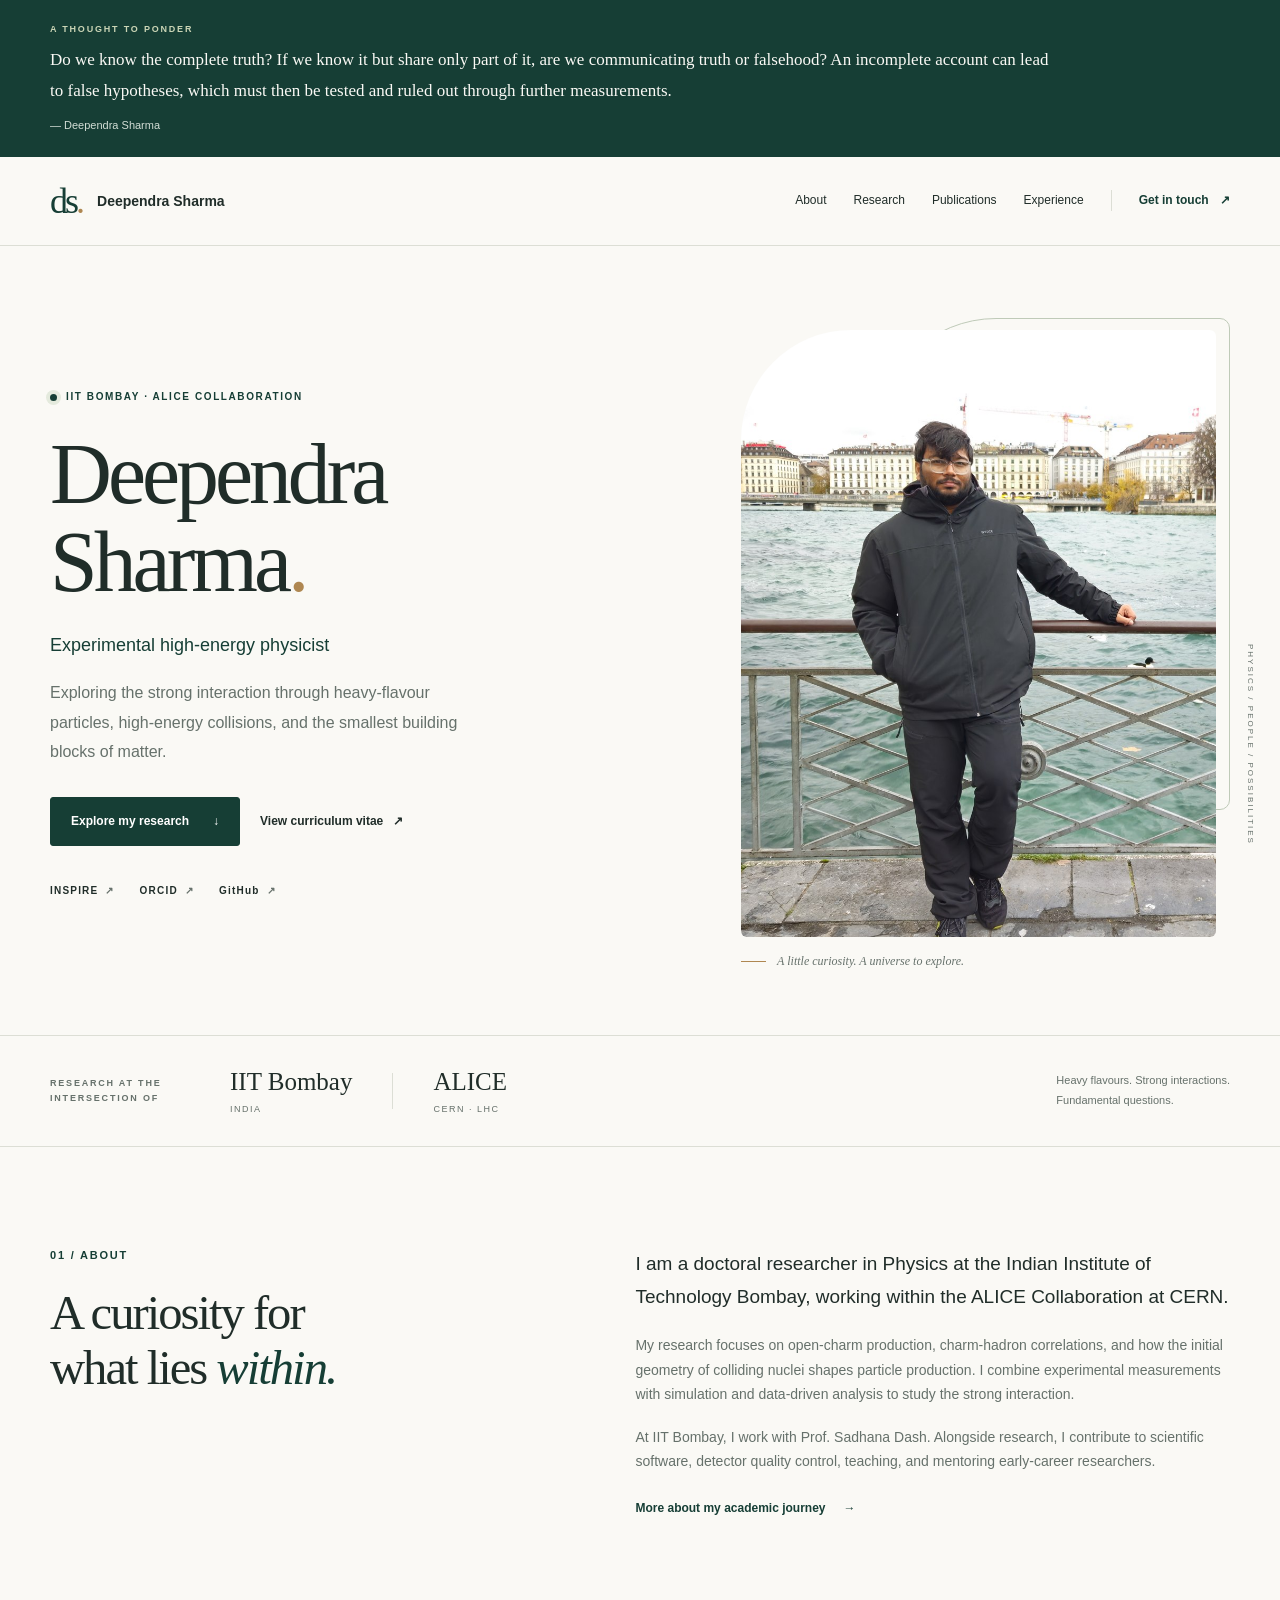
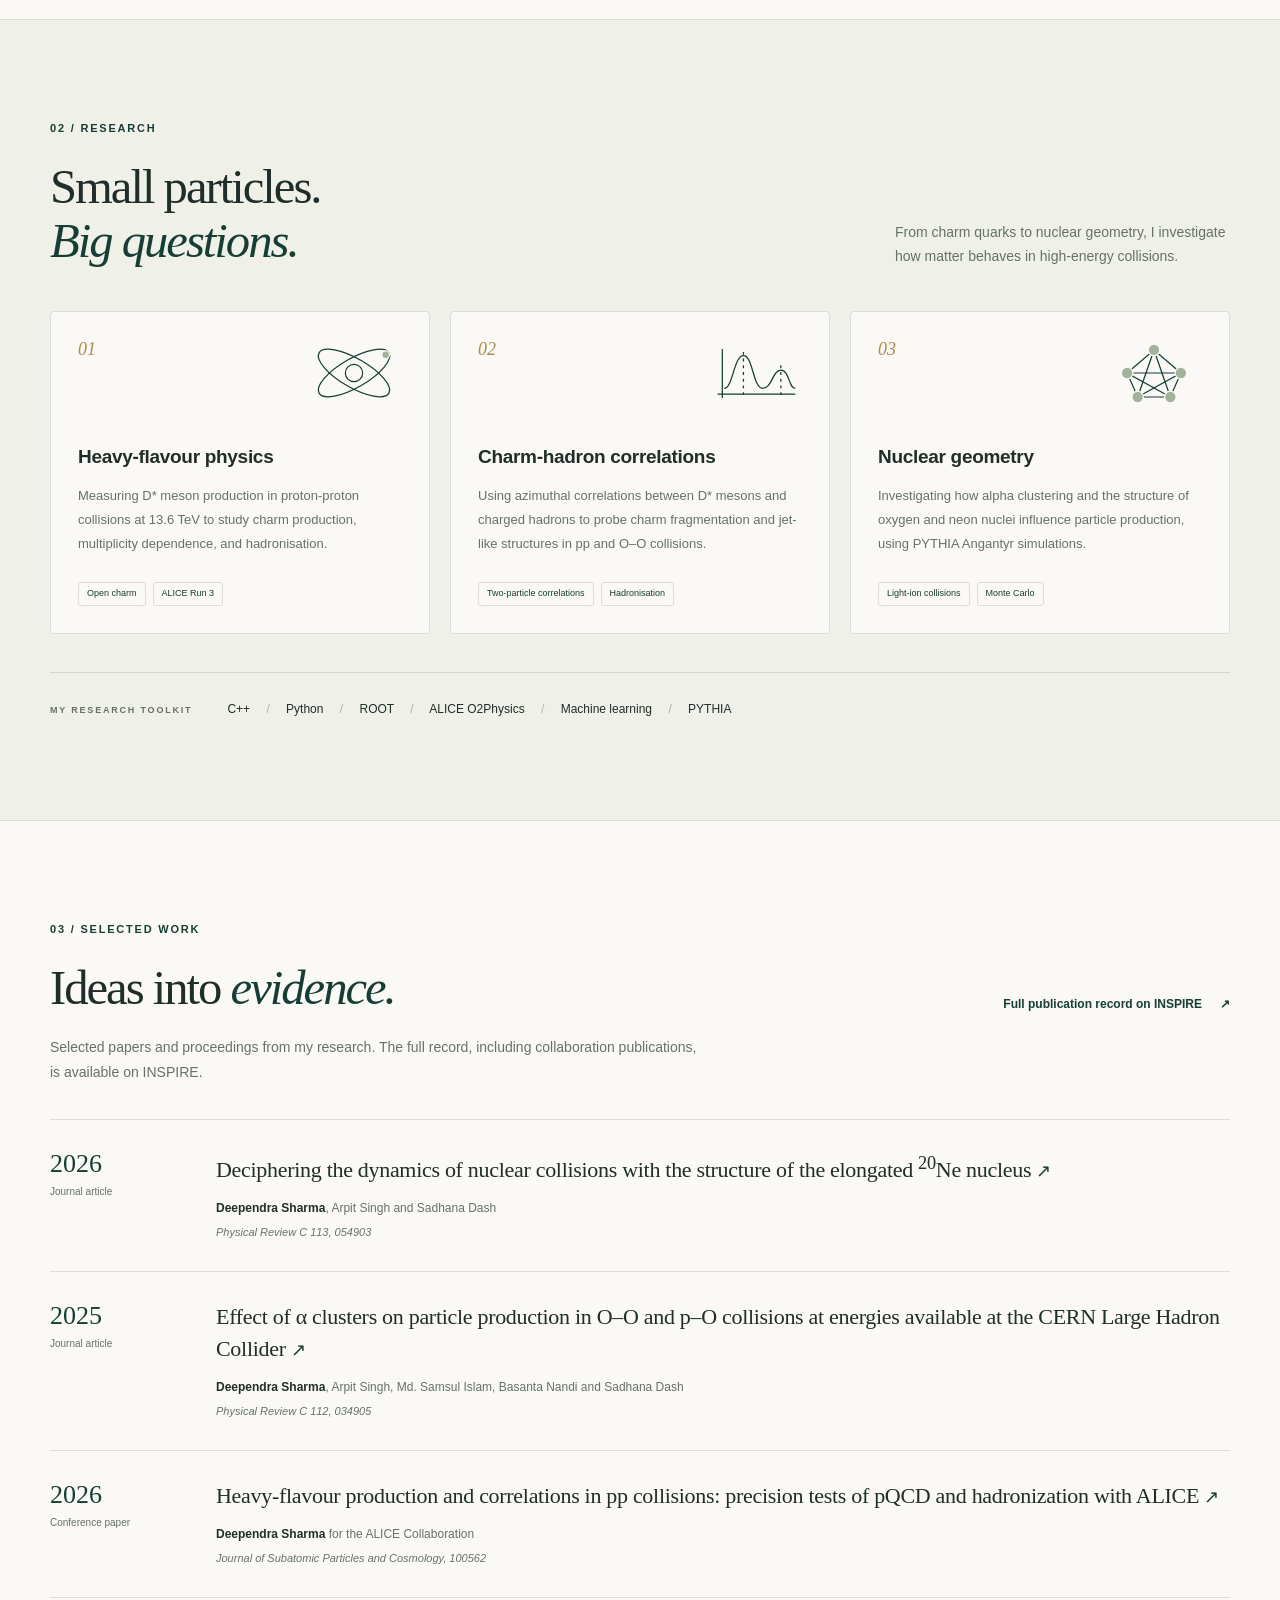
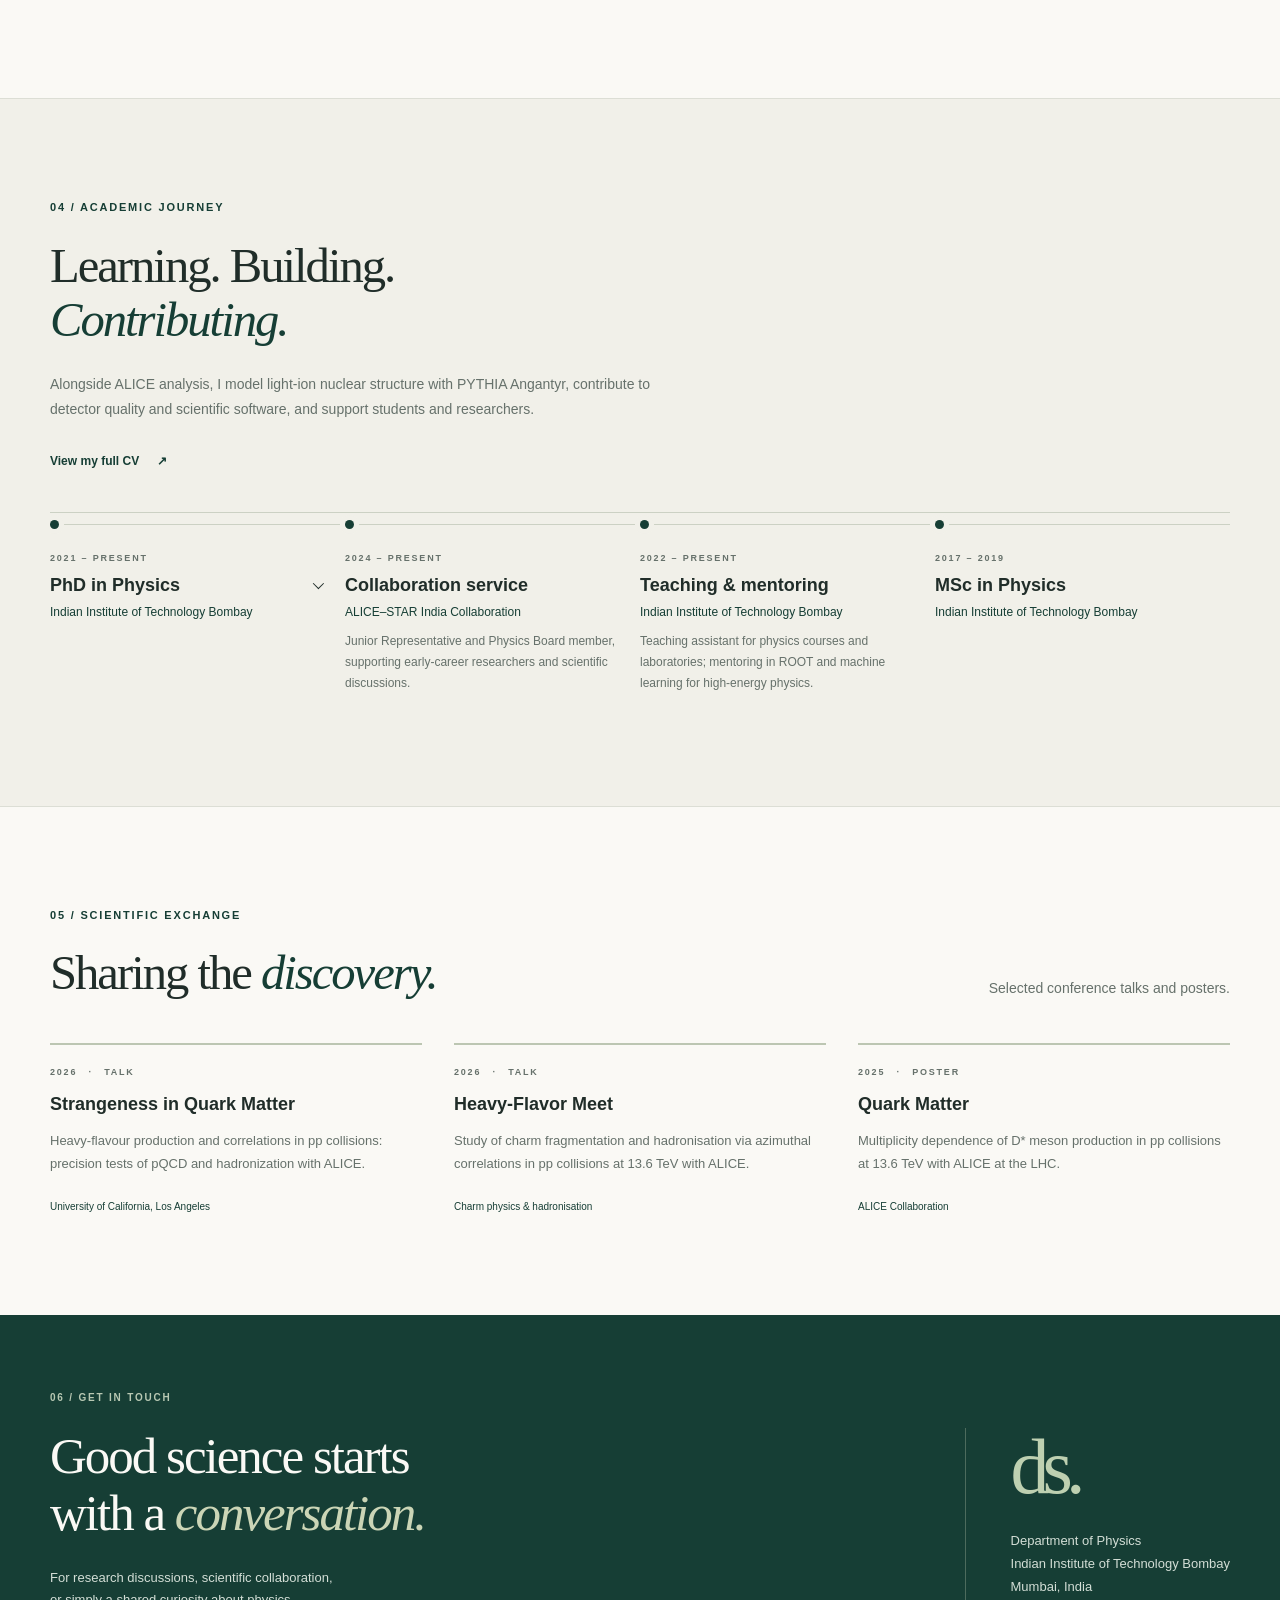
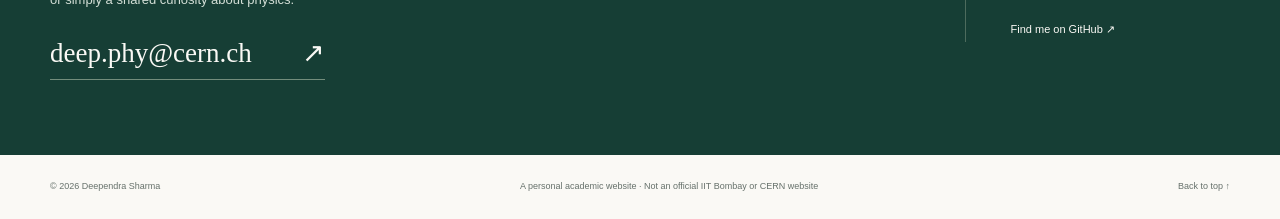
<file: index.html>
<!doctype html>
<html lang="en">
<head>
  <meta charset="utf-8">
  <meta name="viewport" content="width=device-width, initial-scale=1">
  <meta name="description" content="Deependra Sharma, doctoral researcher at IIT Bombay and ALICE collaborator. Research in heavy-flavour physics, charm-hadron correlations, and light-ion collisions.">
  <meta name="theme-color" content="#163e35">
  <title>Deependra Sharma | High-Energy Physicist</title>
  <link rel="icon" href="assets/favicon.svg" type="image/svg+xml">
  <link rel="stylesheet" href="styles.css">
  <script src="script.js" defer></script>
</head>
<body>
  <a class="skip-link" href="#main">Skip to content</a>
  <aside class="message-banner" aria-labelledby="message-label">
    <div class="container message-inner">
      <p class="eyebrow" id="message-label">A thought to ponder</p>
      <blockquote class="message-quote" lang="en">
        <p>Do we know the complete truth? If we know it but share only part of it, are we communicating truth or falsehood? An incomplete account can lead to false hypotheses, which must then be tested and ruled out through further measurements.</p>
      </blockquote>
      <p class="message-author">&mdash; Deependra Sharma</p>
    </div>
  </aside>
  <header class="site-header">
    <div class="container header-inner">
      <a class="brand" href="#home" aria-label="Deependra Sharma, home"><span class="monogram">ds<span>.</span></span><span>Deependra Sharma</span></a>
      <button class="menu-toggle" type="button" aria-expanded="false" aria-controls="primary-nav" hidden>Menu <span aria-hidden="true">+</span></button>
      <nav id="primary-nav" aria-label="Main navigation">
        <a href="#about">About</a><a href="#research">Research</a><a href="#publications">Publications</a><a href="#experience">Experience</a><a class="nav-contact" href="#contact">Get in touch <span aria-hidden="true">&nearr;</span></a>
      </nav>
    </div>
  </header>

  <main id="main">
    <section class="hero container" id="home" aria-labelledby="hero-title">
      <div class="hero-copy">
        <p class="eyebrow"><span class="status-dot" aria-hidden="true"></span> IIT Bombay &middot; ALICE Collaboration</p>
        <h1 id="hero-title">Deependra<br>Sharma<span class="accent">.</span></h1>
        <p class="hero-role">Experimental high-energy physicist</p>
        <p class="hero-description">Exploring the strong interaction through heavy-flavour particles, high-energy collisions, and the smallest building blocks of matter.</p>
        <div class="button-row"><a class="button button-primary" href="#research">Explore my research <span aria-hidden="true">&darr;</span></a><a class="button button-text" href="cv.html">View curriculum vitae <span aria-hidden="true">&nearr;</span></a></div>
        <div class="profile-links" aria-label="Research profiles">
          <a href="https://inspirehep.net/authors/2954611">INSPIRE <span aria-hidden="true">&nearr;</span></a>
          <a href="https://orcid.org/0009-0001-9105-0729">ORCID <span aria-hidden="true">&nearr;</span></a>
          <a href="https://github.com/deependra170598">GitHub <span aria-hidden="true">&nearr;</span></a>
        </div>
      </div>
      <figure class="hero-portrait">
        <div class="portrait-frame"><img src="assets/portrait.jpg" alt="Deependra Sharma standing beside the waterfront in Geneva" width="900" height="1150" fetchpriority="high"></div>
        <figcaption><span class="caption-line" aria-hidden="true"></span> A little curiosity. A universe to explore.</figcaption>
        <span class="portrait-label" aria-hidden="true">PHYSICS / PEOPLE / POSSIBILITIES</span>
      </figure>
    </section>

    <div class="affiliation-band">
      <div class="container affiliations"><span class="eyebrow">Research at the intersection of</span><a href="https://www.iitb.ac.in/">IIT Bombay <span>India</span></a><span class="band-divider" aria-hidden="true"></span><a href="https://alice-collaboration.web.cern.ch/">ALICE <span>CERN &middot; LHC</span></a><span class="band-note">Heavy flavours. Strong interactions.<br>Fundamental questions.</span></div>
    </div>

    <section class="section container about-grid" id="about" aria-labelledby="about-title">
      <div><p class="eyebrow section-kicker">01 / About</p><h2 id="about-title">A curiosity for<br>what lies <em>within.</em></h2></div>
      <div class="about-copy"><p class="lead">I am a doctoral researcher in Physics at the Indian Institute of Technology Bombay, working within the ALICE Collaboration at CERN.</p><p>My research focuses on open-charm production, charm-hadron correlations, and how the initial geometry of colliding nuclei shapes particle production. I combine experimental measurements with simulation and data-driven analysis to study the strong interaction.</p><p>At IIT Bombay, I work with Prof. Sadhana Dash. Alongside research, I contribute to scientific software, detector quality control, teaching, and mentoring early-career researchers.</p><a class="inline-link" href="cv.html">More about my academic journey <span aria-hidden="true">&rarr;</span></a></div>
    </section>

    <section class="research-section" id="research" aria-labelledby="research-title">
      <div class="container section">
        <div class="section-heading"><div><p class="eyebrow section-kicker">02 / Research</p><h2 id="research-title">Small particles.<br><em>Big questions.</em></h2></div><p>From charm quarks to nuclear geometry, I investigate how matter behaves in high-energy collisions.</p></div>
        <div class="research-grid">
          <article class="research-card">
            <div class="card-top"><span class="card-number">01</span><svg viewBox="0 0 100 68" fill="none" aria-hidden="true"><circle cx="50" cy="34" r="9"/><ellipse cx="50" cy="34" rx="42" ry="15" transform="rotate(-30 50 34)"/><ellipse cx="50" cy="34" rx="42" ry="15" transform="rotate(30 50 34)"/><circle cx="83" cy="15" r="4" class="svg-fill"/></svg></div>
            <h3>Heavy-flavour physics</h3><p>Measuring D* meson production in proton-proton collisions at 13.6 TeV to study charm production, multiplicity dependence, and hadronisation.</p><div class="tags"><span>Open charm</span><span>ALICE Run 3</span></div>
          </article>
          <article class="research-card">
            <div class="card-top"><span class="card-number">02</span><svg viewBox="0 0 100 68" fill="none" aria-hidden="true"><path d="M12 56H93M17 60V9M19 50C28 50 29 16 39 16S49 50 59 50 69 31 78 31 86 50 93 50"/><path d="M39 12V57M78 26V57" stroke-dasharray="3 4"/></svg></div>
            <h3>Charm-hadron correlations</h3><p>Using azimuthal correlations between D* mesons and charged hadrons to probe charm fragmentation and jet-like structures in pp and O&ndash;O collisions.</p><div class="tags"><span>Two-particle correlations</span><span>Hadronisation</span></div>
          </article>
          <article class="research-card">
            <div class="card-top"><span class="card-number">03</span><svg viewBox="0 0 100 68" fill="none" aria-hidden="true"><path d="m50 10 28 24-11 25H33L22 34Z"/><path d="m50 10 17 49-45-25h56L33 59Z"/><circle cx="50" cy="10" r="6" class="svg-fill"/><circle cx="22" cy="34" r="6" class="svg-fill"/><circle cx="78" cy="34" r="6" class="svg-fill"/><circle cx="33" cy="59" r="6" class="svg-fill"/><circle cx="67" cy="59" r="6" class="svg-fill"/></svg></div>
            <h3>Nuclear geometry</h3><p>Investigating how alpha clustering and the structure of oxygen and neon nuclei influence particle production, using PYTHIA Angantyr simulations.</p><div class="tags"><span>Light-ion collisions</span><span>Monte Carlo</span></div>
          </article>
        </div>
        <div class="toolkit"><span class="eyebrow">My research toolkit</span><p>C++ <span>/</span> Python <span>/</span> ROOT <span>/</span> ALICE O2Physics <span>/</span> Machine learning <span>/</span> PYTHIA</p></div>
      </div>
    </section>

    <section class="section container" id="publications" aria-labelledby="publications-title">
      <div class="section-heading"><div><p class="eyebrow section-kicker">03 / Selected work</p><h2 id="publications-title">Ideas into <em>evidence.</em></h2></div><a class="inline-link" href="https://inspirehep.net/authors/2954611?ui-citation-summary=true&amp;ui-exclude-self-citations=true">Full publication record on INSPIRE <span aria-hidden="true">&nearr;</span></a></div>
      <p class="section-intro">Selected papers and proceedings from my research. The full record, including collaboration publications, is available on INSPIRE.</p>
      <div class="publication-list">
        <article class="publication"><div class="publication-meta"><span class="publication-year">2026</span><span>Journal article</span></div><div><h3><a href="https://doi.org/10.1103/3fy2-1d7l">Deciphering the dynamics of nuclear collisions with the structure of the elongated <sup>20</sup>Ne nucleus <span aria-hidden="true">&nearr;</span></a></h3><p><strong>Deependra Sharma</strong>, Arpit Singh and Sadhana Dash</p><p class="journal">Physical Review C 113, 054903</p></div></article>
        <article class="publication"><div class="publication-meta"><span class="publication-year">2025</span><span>Journal article</span></div><div><h3><a href="https://doi.org/10.1103/l6mj-sgrn">Effect of &alpha; clusters on particle production in O&ndash;O and p&ndash;O collisions at energies available at the CERN Large Hadron Collider <span aria-hidden="true">&nearr;</span></a></h3><p><strong>Deependra Sharma</strong>, Arpit Singh, Md. Samsul Islam, Basanta Nandi and Sadhana Dash</p><p class="journal">Physical Review C 112, 034905</p></div></article>
        <article class="publication"><div class="publication-meta"><span class="publication-year">2026</span><span>Conference paper</span></div><div><h3><a href="https://doi.org/10.1016/j.jspc.2026.100562">Heavy-flavour production and correlations in pp collisions: precision tests of pQCD and hadronization with ALICE <span aria-hidden="true">&nearr;</span></a></h3><p><strong>Deependra Sharma</strong> for the ALICE Collaboration</p><p class="journal">Journal of Subatomic Particles and Cosmology, 100562</p></div></article>
      </div>
    </section>

    <section class="experience-section" id="experience" aria-labelledby="experience-title">
      <div class="container section experience-grid">
        <div><p class="eyebrow section-kicker">04 / Academic journey</p><h2 id="experience-title">Learning. Building.<br><em>Contributing.</em></h2><p class="section-intro">Alongside ALICE analysis, I model light-ion nuclear structure with PYTHIA Angantyr, contribute to detector quality and scientific software, and support students and researchers.</p><a class="inline-link" href="cv.html">View my full CV <span aria-hidden="true">&nearr;</span></a></div>
        <div class="timeline" role="region" aria-label="Academic journey timeline" tabindex="0">
          <details class="timeline-item phd-item" data-phd-dropdown>
            <summary class="phd-summary"><p class="eyebrow">2021 &ndash; Present</p><h3>PhD in Physics</h3><p class="institution">Indian Institute of Technology Bombay</p></summary>
            <div class="phd-details">
              <section><h4>Within ALICE</h4><p>Lead analyser for multiplicity-dependent D*<sup>+</sup> production and D*<sup>+</sup>-hadron correlations in pp collisions at &radic;s = 13.6 TeV; co-analyser for O&ndash;O correlations and p&ndash;O production at &radic;s<sub>NN</sub> = 5.36 TeV. <a href="https://alice-notes.web.cern.ch/node/1844">ANA-1844</a> &middot; <a href="https://alice-notes.web.cern.ch/node/1845">ANA-1845</a>.</p><p>Obtained ALICE-approved preliminary results for minimum-bias D*<sup>+</sup> production in pp collisions (<a href="https://alice-notes.web.cern.ch/node/1742">ANA-1742</a>). Developed O2Physics modules for identical-pion femtoscopy, D* reconstruction, and D*-hadron correlations; contributed to the ALICE Transition Radiation Detector Quality Control framework.</p></section>
              <section><h4>Outside ALICE</h4><p>Implemented tetrahedral and bipyramidal configurations of oxygen and neon nuclei in PYTHIA Angantyr to study how nuclear substructure shapes particle production. Related work: <a href="https://doi.org/10.1103/l6mj-sgrn">O&ndash;O and p&ndash;O collisions</a> and <a href="https://doi.org/10.1103/3fy2-1d7l">neon nuclear structure</a>.</p></section>
            </div>
          </details>
          <article class="timeline-item"><p class="eyebrow">2024 &ndash; Present</p><h3>Collaboration service</h3><p class="institution">ALICE&ndash;STAR India Collaboration</p><p>Junior Representative and Physics Board member, supporting early-career researchers and scientific discussions.</p></article>
          <article class="timeline-item"><p class="eyebrow">2022 &ndash; Present</p><h3>Teaching &amp; mentoring</h3><p class="institution">Indian Institute of Technology Bombay</p><p>Teaching assistant for physics courses and laboratories; mentoring in ROOT and machine learning for high-energy physics.</p></article>
          <article class="timeline-item"><p class="eyebrow">2017 &ndash; 2019</p><h3>MSc in Physics</h3><p class="institution">Indian Institute of Technology Bombay</p></article>
        </div>
      </div>
    </section>

    <section class="section container talks-section" aria-labelledby="talks-title">
      <div class="section-heading"><div><p class="eyebrow section-kicker">05 / Scientific exchange</p><h2 id="talks-title">Sharing the <em>discovery.</em></h2></div><p>Selected conference talks and posters.</p></div>
      <div class="talks-grid">
        <article class="talk-card"><p class="eyebrow">2026 <span>&middot;</span> Talk</p><h3>Strangeness in Quark Matter</h3><p>Heavy-flavour production and correlations in pp collisions: precision tests of pQCD and hadronization with ALICE.</p><span class="talk-location">University of California, Los Angeles</span></article>
        <article class="talk-card"><p class="eyebrow">2026 <span>&middot;</span> Talk</p><h3>Heavy-Flavor Meet</h3><p>Study of charm fragmentation and hadronisation via azimuthal correlations in pp collisions at 13.6 TeV with ALICE.</p><span class="talk-location">Charm physics &amp; hadronisation</span></article>
        <article class="talk-card"><p class="eyebrow">2025 <span>&middot;</span> Poster</p><h3>Quark Matter</h3><p>Multiplicity dependence of D* meson production in pp collisions at 13.6 TeV with ALICE at the LHC.</p><span class="talk-location">ALICE Collaboration</span></article>
      </div>
    </section>

    <section class="contact-section" id="contact" aria-labelledby="contact-title">
      <div class="container contact-inner"><div><p class="eyebrow">06 / Get in touch</p><h2 id="contact-title">Good science starts<br>with a <em>conversation.</em></h2><p>For research discussions, scientific collaboration,<br class="desktop-break"> or simply a shared curiosity about physics.</p><a class="contact-email" href="mailto:deep.phy@cern.ch">deep.phy@cern.ch <span aria-hidden="true">&nearr;</span></a></div><div class="contact-details"><span class="contact-mark" aria-hidden="true">ds.</span><p>Department of Physics<br>Indian Institute of Technology Bombay<br>Mumbai, India</p><a href="https://github.com/deependra170598">Find me on GitHub <span aria-hidden="true">&nearr;</span></a></div></div>
    </section>
  </main>
  <footer class="site-footer container"><p>&copy; <span data-year>2026</span> Deependra Sharma</p><p>A personal academic website &middot; Not an official IIT Bombay or CERN website</p><a href="#home">Back to top &uarr;</a></footer>
</body>
</html>
</file>
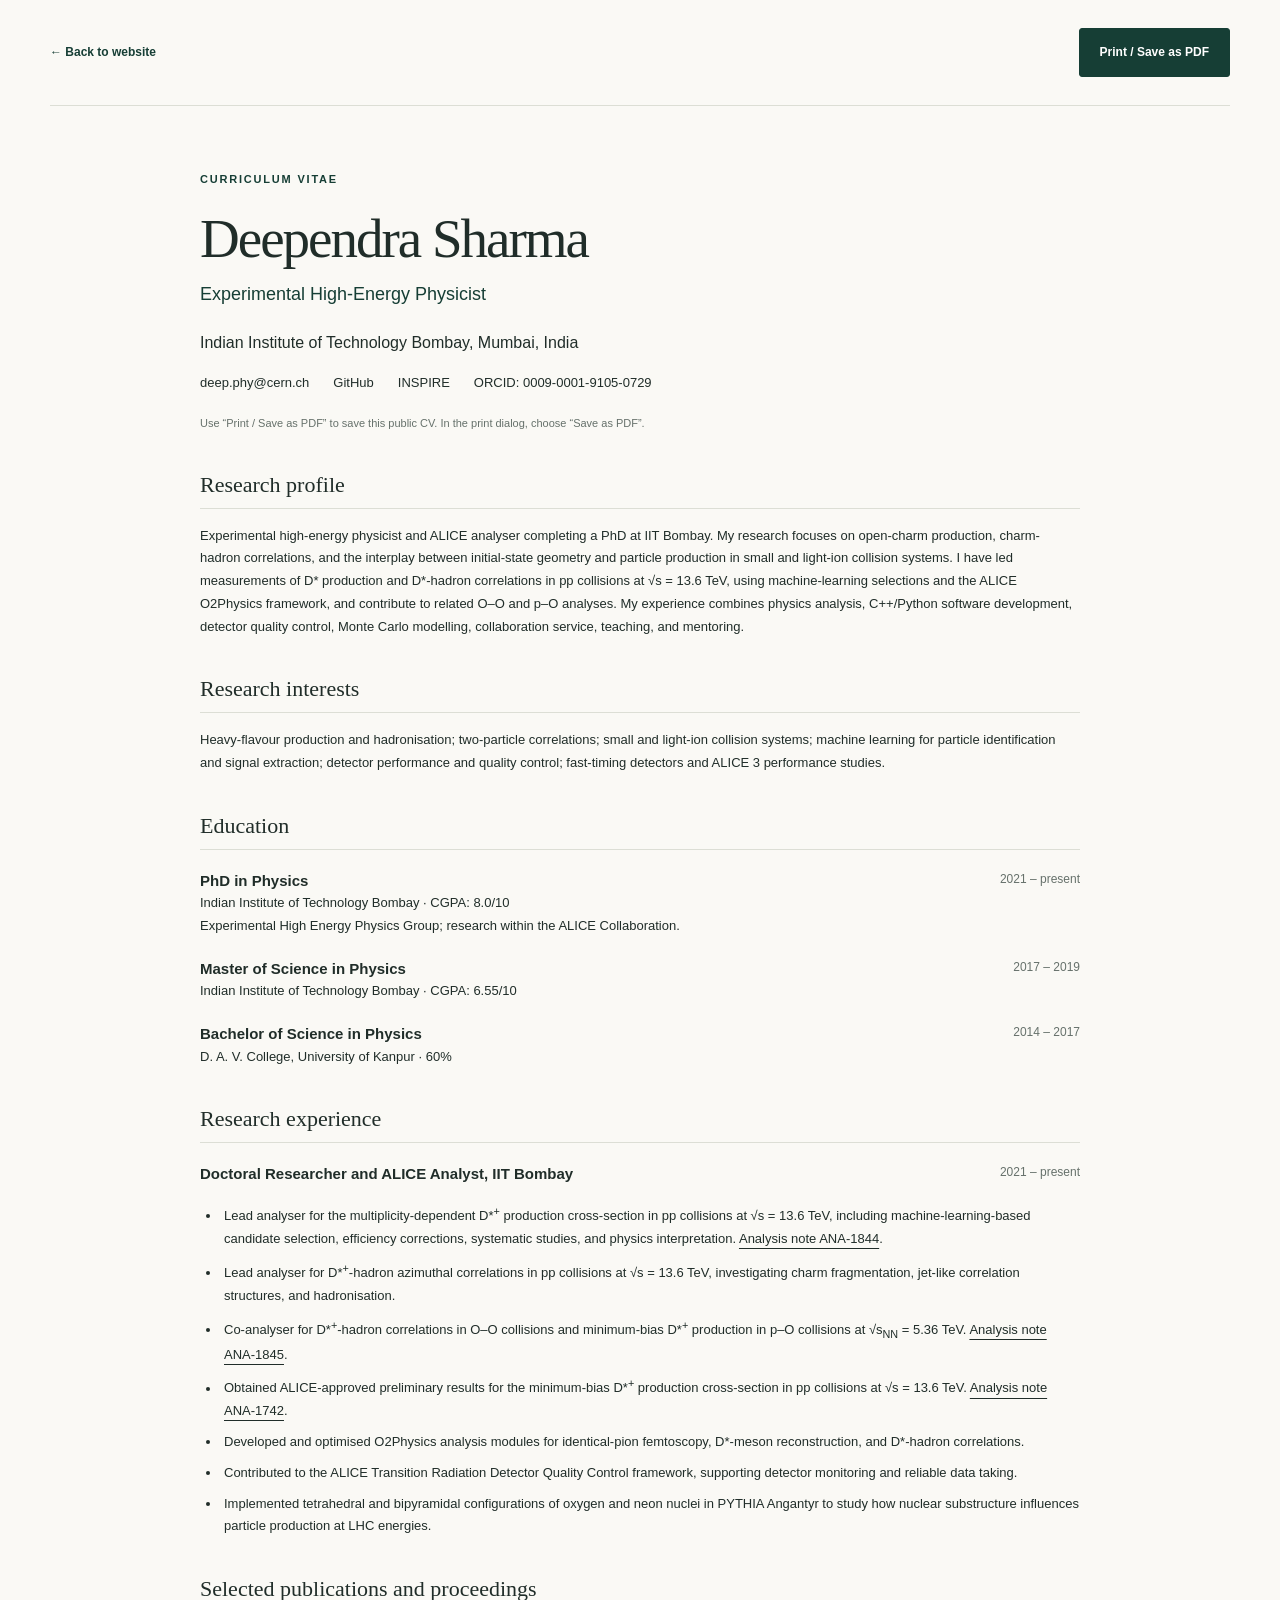
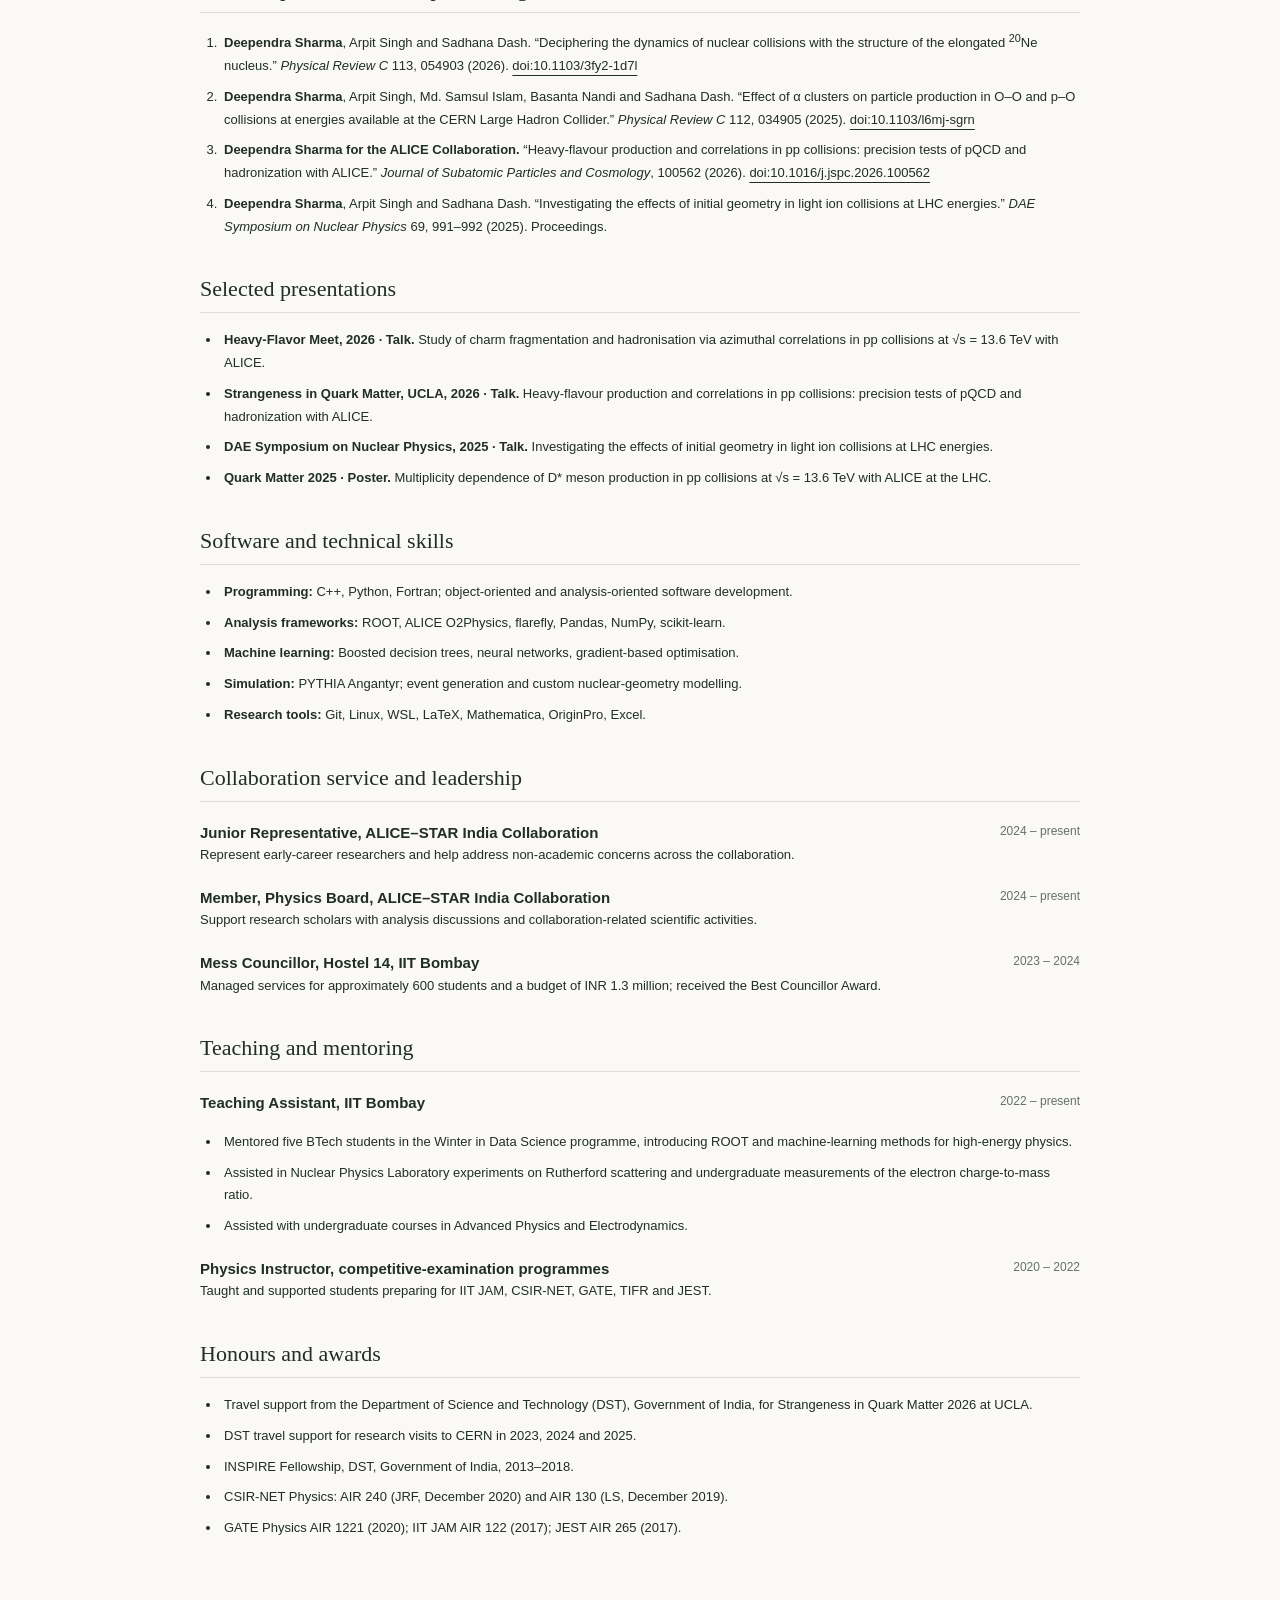
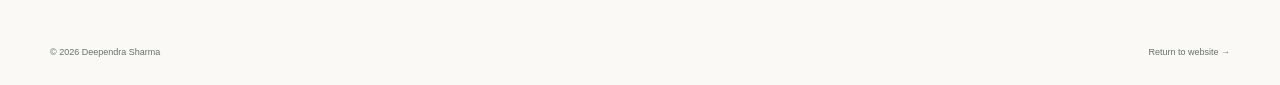
<file: cv.html>
<!doctype html>
<html lang="en">
<head>
  <meta charset="utf-8">
  <meta name="viewport" content="width=device-width, initial-scale=1">
  <meta name="description" content="Academic curriculum vitae of Deependra Sharma, experimental high-energy physicist at IIT Bombay, working within the ALICE Collaboration.">
  <meta name="theme-color" content="#163e35">
  <title>Curriculum Vitae | Deependra Sharma</title>
  <link rel="icon" href="assets/favicon.svg" type="image/svg+xml">
  <link rel="stylesheet" href="styles.css">
  <script src="script.js" defer></script>
</head>
<body>
  <a class="skip-link" href="#main">Skip to CV</a>
  <header class="cv-header container"><a class="inline-link" href="index.html">&larr; Back to website</a><button class="button button-primary print-button" data-print type="button" hidden>Print / Save as PDF</button></header>
  <main class="container cv-page" id="main">
    <p class="eyebrow section-kicker">Curriculum vitae</p>
    <h1>Deependra Sharma</h1>
    <p class="hero-role">Experimental High-Energy Physicist</p>
    <p>Indian Institute of Technology Bombay, Mumbai, India</p>
    <div class="cv-contact"><a href="mailto:deep.phy@cern.ch">deep.phy@cern.ch</a><a href="https://github.com/deependra170598">GitHub</a><a href="https://inspirehep.net/authors/2954611">INSPIRE</a><a href="https://orcid.org/0009-0001-9105-0729">ORCID: 0009-0001-9105-0729</a></div>
    <p class="cv-note">Use &ldquo;Print / Save as PDF&rdquo; to save this public CV. In the print dialog, choose &ldquo;Save as PDF&rdquo;.</p>

    <section class="cv-section" aria-labelledby="profile"><h2 id="profile">Research profile</h2><p>Experimental high-energy physicist and ALICE analyser completing a PhD at IIT Bombay. My research focuses on open-charm production, charm-hadron correlations, and the interplay between initial-state geometry and particle production in small and light-ion collision systems. I have led measurements of D* production and D*-hadron correlations in pp collisions at &radic;s = 13.6 TeV, using machine-learning selections and the ALICE O2Physics framework, and contribute to related O&ndash;O and p&ndash;O analyses. My experience combines physics analysis, C++/Python software development, detector quality control, Monte Carlo modelling, collaboration service, teaching, and mentoring.</p></section>
    <section class="cv-section" aria-labelledby="interests"><h2 id="interests">Research interests</h2><p>Heavy-flavour production and hadronisation; two-particle correlations; small and light-ion collision systems; machine learning for particle identification and signal extraction; detector performance and quality control; fast-timing detectors and ALICE 3 performance studies.</p></section>
    <section class="cv-section" aria-labelledby="education"><h2 id="education">Education</h2>
      <h3>PhD in Physics <span class="cv-date">2021 &ndash; present</span></h3><p>Indian Institute of Technology Bombay &middot; CGPA: 8.0/10<br>Experimental High Energy Physics Group; research within the ALICE Collaboration.</p>
      <h3>Master of Science in Physics <span class="cv-date">2017 &ndash; 2019</span></h3><p>Indian Institute of Technology Bombay &middot; CGPA: 6.55/10</p>
      <h3>Bachelor of Science in Physics <span class="cv-date">2014 &ndash; 2017</span></h3><p>D. A. V. College, University of Kanpur &middot; 60%</p>
    </section>
    <section class="cv-section" aria-labelledby="research-experience"><h2 id="research-experience">Research experience</h2><h3>Doctoral Researcher and ALICE Analyst, IIT Bombay <span class="cv-date">2021 &ndash; present</span></h3><ul>
      <li>Lead analyser for the multiplicity-dependent D*<sup>+</sup> production cross-section in pp collisions at &radic;s = 13.6 TeV, including machine-learning-based candidate selection, efficiency corrections, systematic studies, and physics interpretation. <a href="https://alice-notes.web.cern.ch/node/1844">Analysis note ANA-1844</a>.</li>
      <li>Lead analyser for D*<sup>+</sup>-hadron azimuthal correlations in pp collisions at &radic;s = 13.6 TeV, investigating charm fragmentation, jet-like correlation structures, and hadronisation.</li>
      <li>Co-analyser for D*<sup>+</sup>-hadron correlations in O&ndash;O collisions and minimum-bias D*<sup>+</sup> production in p&ndash;O collisions at &radic;s<sub>NN</sub> = 5.36 TeV. <a href="https://alice-notes.web.cern.ch/node/1845">Analysis note ANA-1845</a>.</li>
      <li>Obtained ALICE-approved preliminary results for the minimum-bias D*<sup>+</sup> production cross-section in pp collisions at &radic;s = 13.6 TeV. <a href="https://alice-notes.web.cern.ch/node/1742">Analysis note ANA-1742</a>.</li>
      <li>Developed and optimised O2Physics analysis modules for identical-pion femtoscopy, D*-meson reconstruction, and D*-hadron correlations.</li>
      <li>Contributed to the ALICE Transition Radiation Detector Quality Control framework, supporting detector monitoring and reliable data taking.</li>
      <li>Implemented tetrahedral and bipyramidal configurations of oxygen and neon nuclei in PYTHIA Angantyr to study how nuclear substructure influences particle production at LHC energies.</li>
    </ul></section>
    <section class="cv-section" aria-labelledby="papers"><h2 id="papers">Selected publications and proceedings</h2><ol>
      <li><strong>Deependra Sharma</strong>, Arpit Singh and Sadhana Dash. &ldquo;Deciphering the dynamics of nuclear collisions with the structure of the elongated <sup>20</sup>Ne nucleus.&rdquo; <em>Physical Review C</em> 113, 054903 (2026). <a href="https://doi.org/10.1103/3fy2-1d7l">doi:10.1103/3fy2-1d7l</a></li>
      <li><strong>Deependra Sharma</strong>, Arpit Singh, Md. Samsul Islam, Basanta Nandi and Sadhana Dash. &ldquo;Effect of &alpha; clusters on particle production in O&ndash;O and p&ndash;O collisions at energies available at the CERN Large Hadron Collider.&rdquo; <em>Physical Review C</em> 112, 034905 (2025). <a href="https://doi.org/10.1103/l6mj-sgrn">doi:10.1103/l6mj-sgrn</a></li>
      <li><strong>Deependra Sharma for the ALICE Collaboration.</strong> &ldquo;Heavy-flavour production and correlations in pp collisions: precision tests of pQCD and hadronization with ALICE.&rdquo; <em>Journal of Subatomic Particles and Cosmology</em>, 100562 (2026). <a href="https://doi.org/10.1016/j.jspc.2026.100562">doi:10.1016/j.jspc.2026.100562</a></li>
      <li><strong>Deependra Sharma</strong>, Arpit Singh and Sadhana Dash. &ldquo;Investigating the effects of initial geometry in light ion collisions at LHC energies.&rdquo; <em>DAE Symposium on Nuclear Physics</em> 69, 991&ndash;992 (2025). Proceedings.</li>
    </ol></section>
    <section class="cv-section" aria-labelledby="presentations"><h2 id="presentations">Selected presentations</h2><ul>
      <li><strong>Heavy-Flavor Meet, 2026 &middot; Talk.</strong> Study of charm fragmentation and hadronisation via azimuthal correlations in pp collisions at &radic;s = 13.6 TeV with ALICE.</li>
      <li><strong>Strangeness in Quark Matter, UCLA, 2026 &middot; Talk.</strong> Heavy-flavour production and correlations in pp collisions: precision tests of pQCD and hadronization with ALICE.</li>
      <li><strong>DAE Symposium on Nuclear Physics, 2025 &middot; Talk.</strong> Investigating the effects of initial geometry in light ion collisions at LHC energies.</li>
      <li><strong>Quark Matter 2025 &middot; Poster.</strong> Multiplicity dependence of D* meson production in pp collisions at &radic;s = 13.6 TeV with ALICE at the LHC.</li>
    </ul></section>
    <section class="cv-section" aria-labelledby="skills"><h2 id="skills">Software and technical skills</h2><ul>
      <li><strong>Programming:</strong> C++, Python, Fortran; object-oriented and analysis-oriented software development.</li>
      <li><strong>Analysis frameworks:</strong> ROOT, ALICE O2Physics, flarefly, Pandas, NumPy, scikit-learn.</li>
      <li><strong>Machine learning:</strong> Boosted decision trees, neural networks, gradient-based optimisation.</li>
      <li><strong>Simulation:</strong> PYTHIA Angantyr; event generation and custom nuclear-geometry modelling.</li>
      <li><strong>Research tools:</strong> Git, Linux, WSL, LaTeX, Mathematica, OriginPro, Excel.</li>
    </ul></section>
    <section class="cv-section" aria-labelledby="service"><h2 id="service">Collaboration service and leadership</h2>
      <h3>Junior Representative, ALICE&ndash;STAR India Collaboration <span class="cv-date">2024 &ndash; present</span></h3><p>Represent early-career researchers and help address non-academic concerns across the collaboration.</p>
      <h3>Member, Physics Board, ALICE&ndash;STAR India Collaboration <span class="cv-date">2024 &ndash; present</span></h3><p>Support research scholars with analysis discussions and collaboration-related scientific activities.</p>
      <h3>Mess Councillor, Hostel 14, IIT Bombay <span class="cv-date">2023 &ndash; 2024</span></h3><p>Managed services for approximately 600 students and a budget of INR 1.3 million; received the Best Councillor Award.</p>
    </section>
    <section class="cv-section" aria-labelledby="teaching"><h2 id="teaching">Teaching and mentoring</h2>
      <h3>Teaching Assistant, IIT Bombay <span class="cv-date">2022 &ndash; present</span></h3><ul><li>Mentored five BTech students in the Winter in Data Science programme, introducing ROOT and machine-learning methods for high-energy physics.</li><li>Assisted in Nuclear Physics Laboratory experiments on Rutherford scattering and undergraduate measurements of the electron charge-to-mass ratio.</li><li>Assisted with undergraduate courses in Advanced Physics and Electrodynamics.</li></ul>
      <h3>Physics Instructor, competitive-examination programmes <span class="cv-date">2020 &ndash; 2022</span></h3><p>Taught and supported students preparing for IIT JAM, CSIR-NET, GATE, TIFR and JEST.</p>
    </section>
    <section class="cv-section" aria-labelledby="awards"><h2 id="awards">Honours and awards</h2><ul>
      <li>Travel support from the Department of Science and Technology (DST), Government of India, for Strangeness in Quark Matter 2026 at UCLA.</li><li>DST travel support for research visits to CERN in 2023, 2024 and 2025.</li><li>INSPIRE Fellowship, DST, Government of India, 2013&ndash;2018.</li><li>CSIR-NET Physics: AIR 240 (JRF, December 2020) and AIR 130 (LS, December 2019).</li><li>GATE Physics AIR 1221 (2020); IIT JAM AIR 122 (2017); JEST AIR 265 (2017).</li>
    </ul></section>
  </main>
  <footer class="site-footer container"><p>&copy; <span data-year>2026</span> Deependra Sharma</p><a href="index.html">Return to website &rarr;</a></footer>
</body>
</html>
</file>
<file: styles.css>
:root {
  --paper: #faf9f5;
  --ink: #202d29;
  --green: #163e35;
  --muted: #66716b;
  --line: #dcded5;
  --soft: #eff1e9;
  --gold: #af8751;
  --serif: Georgia, "Times New Roman", serif;
  --sans: "Segoe UI", Arial, sans-serif;
}
* { box-sizing: border-box; }
html { scroll-behavior: smooth; scroll-padding-top: 100px; }
body { margin: 0; color: var(--ink); background: var(--paper); font: 16px/1.75 var(--sans); -webkit-font-smoothing: antialiased; }
a { color: inherit; text-decoration: none; text-underline-offset: 5px; }
a:hover { text-decoration: underline; }
button { font: inherit; }
button, a { -webkit-tap-highlight-color: transparent; }
:focus-visible { outline: 3px solid var(--gold); outline-offset: 5px; }
::selection { color: white; background: var(--green); }
img { display: block; max-width: 100%; }
svg { display: block; }
figure, p, h1, h2, h3 { margin: 0; }
p + p { margin-top: 18px; }
.container { width: min(1180px, calc(100% - 96px)); margin-inline: auto; }
.section { padding-block: 100px; }
.eyebrow { font-size: 11px; font-weight: 650; letter-spacing: 1.8px; text-transform: uppercase; line-height: 1.6; }
.section-kicker { color: var(--green); margin-bottom: 22px; }
h1, h2 { font-family: var(--serif); font-weight: 400; letter-spacing: -2px; line-height: 1.12; }
h2 { font-size: clamp(36px, 3.8vw, 49px); }
h2 em { font-weight: 400; color: var(--green); }
h3 { font-weight: 600; font-size: 19px; line-height: 1.5; }
.skip-link { position: fixed; top: -100px; left: 20px; padding: 10px 20px; background: var(--green); color: white; z-index: 100; }
.skip-link:focus { top: 10px; }
.message-banner { background: var(--green); color: var(--paper); }
.message-inner { padding-block: 22px; }
.message-inner > .eyebrow { color: #cbd5b6; font-size: 9px; margin-bottom: 9px; }
.message-quote { margin: 0; max-width: 1000px; font: 17px/1.8 var(--serif); overflow-wrap: anywhere; }
.message-quote:lang(hi) { font-family: "Nirmala UI", "Mangal", var(--sans); }
.message-author { color: #d3ded6; font-size: 11px; margin-top: 9px; }
.site-header { position: sticky; top: 0; z-index: 20; background: rgba(250, 249, 245, .97); border-bottom: 1px solid var(--line); }
.header-inner { min-height: 88px; display: flex; align-items: center; justify-content: space-between; gap: 28px; }
.brand { display: flex; align-items: center; gap: 15px; font-size: 14px; font-weight: 600; white-space: nowrap; }
.brand:hover { text-decoration: none; }
.monogram { font: 36px/1 var(--serif); letter-spacing: -3px; color: var(--green); }
.monogram span { color: var(--gold); }
nav { display: flex; gap: 27px; align-items: center; font-size: 12px; }
.nav-contact { border-left: 1px solid var(--line); padding-left: 27px; color: var(--green); font-weight: 600; }
.nav-contact span { margin-left: 8px; }
.menu-toggle { display: none; background: transparent; border: 1px solid var(--line); color: var(--green); padding: 6px 12px; cursor: pointer; }
.menu-toggle[hidden] { display: none; }
.hero { display: grid; grid-template-columns: 1.25fr 1fr; gap: 80px; align-items: center; padding-block: 72px 64px; }
.hero-copy > .eyebrow { display: flex; align-items: center; gap: 9px; font-size: 10px; letter-spacing: 1.6px; color: var(--green); margin-bottom: 26px; }
.status-dot { height: 7px; width: 7px; flex-shrink: 0; border-radius: 50%; background: var(--green); box-shadow: 0 0 0 4px #e4eadd; }
h1 { font-size: clamp(65px, 6.7vw, 89px); line-height: 1.03; letter-spacing: -4px; }
.accent { color: var(--gold); }
.hero-role { margin-top: 22px; font-size: 18px; font-weight: 500; color: var(--green); }
.hero-description { margin-top: 17px; color: var(--muted); max-width: 440px; font-size: 16px; line-height: 1.85; }
.button-row { display: flex; align-items: center; flex-wrap: wrap; gap: 12px 20px; margin-top: 30px; }
.button { display: inline-flex; align-items: center; justify-content: center; gap: 24px; padding: 13px 20px; font-size: 12px; font-weight: 600; }
.button-primary { background: var(--green); color: white; border: 1px solid var(--green); border-radius: 3px; transition: background .2s; }
.button-primary:hover { background: #245548; text-decoration: none; }
.button-text { padding-inline: 0; gap: 10px; }
.profile-links { display: flex; gap: 25px; margin-top: 36px; font-size: 10px; font-weight: 600; letter-spacing: 1.2px; }
.profile-links span { color: var(--muted); padding-left: 3px; }
.hero-portrait { position: relative; padding: 12px 14px 0 0; }
.hero-portrait::before { content: ""; position: absolute; top: 0; right: 0; width: 72%; height: 75%; border: 1px solid #bfcab8; border-radius: 120px 10px 10px 10px; z-index: -1; }
.portrait-frame { background: #e1e5db; border-radius: 110px 6px 6px 6px; overflow: hidden; }
.portrait-frame img { width: 100%; height: auto; aspect-ratio: 900 / 1150; object-fit: cover; }
.hero-portrait figcaption { display: flex; gap: 11px; align-items: center; font: italic 12px/1.6 var(--serif); color: var(--muted); padding-top: 15px; }
.caption-line { height: 1px; width: 25px; background: var(--gold); }
.portrait-label { position: absolute; right: -27px; top: 50%; font-size: 8px; letter-spacing: 2px; writing-mode: vertical-rl; color: var(--muted); }
.affiliation-band { border-block: 1px solid var(--line); }
.affiliations { display: flex; gap: 40px; align-items: center; min-height: 110px; }
.affiliations > .eyebrow { color: var(--muted); font-size: 9px; max-width: 140px; }
.affiliations > a { font: 25px var(--serif); white-space: nowrap; }
.affiliations > a span { display: block; font: 9px var(--sans); text-transform: uppercase; letter-spacing: 1.5px; margin-top: 8px; color: var(--muted); }
.band-divider { height: 36px; width: 1px; background: var(--line); }
.band-note { margin-left: auto; color: var(--muted); font-size: 11px; line-height: 1.8; }
.about-grid { display: grid; grid-template-columns: 1fr 1.2fr; gap: 90px; }
.about-copy { color: var(--muted); font-size: 14px; }
.about-copy .lead { font-size: 19px; line-height: 1.75; color: var(--ink); margin-bottom: 20px; }
.inline-link { display: inline-flex; align-items: center; gap: 18px; color: var(--green); font-size: 12px; font-weight: 600; }
.about-copy .inline-link { margin-top: 24px; }
.research-section { background: var(--soft); border-block: 1px solid var(--line); }
.section-heading { display: flex; align-items: flex-end; justify-content: space-between; gap: 50px; margin-bottom: 42px; }
.section-heading > p { max-width: 335px; color: var(--muted); font-size: 14px; }
.research-grid { display: grid; grid-template-columns: repeat(3, 1fr); gap: 20px; }
.research-card { padding: 27px; background: var(--paper); border: 1px solid var(--line); border-radius: 4px; display: flex; flex-direction: column; }
.card-top { display: flex; align-items: flex-start; justify-content: space-between; margin-bottom: 28px; min-height: 76px; }
.card-number { font: italic 18px var(--serif); color: var(--gold); }
.card-top svg { width: 96px; height: 68px; stroke: var(--green); stroke-width: 1.3; }
.svg-fill { fill: #a3b29b; stroke: var(--paper); }
.research-card h3 { font-size: 19px; letter-spacing: -.3px; }
.research-card p { color: var(--muted); font-size: 13px; margin-block: 13px 26px; line-height: 1.85; }
.tags { display: flex; flex-wrap: wrap; gap: 7px; margin-top: auto; }
.tags span { padding: 3px 8px; border: 1px solid var(--line); border-radius: 3px; color: var(--green); font-size: 9px; }
.toolkit { display: flex; gap: 35px; align-items: baseline; border-top: 1px solid #d4d9cc; margin-top: 38px; padding-top: 26px; }
.toolkit .eyebrow { font-size: 9px; white-space: nowrap; color: var(--muted); }
.toolkit p { font-size: 12px; font-weight: 500; }
.toolkit p span { color: #aeb6a9; margin-inline: 13px; }
.section-intro { font-size: 14px; color: var(--muted); max-width: 650px; }
#publications .section-heading { margin-bottom: 20px; }
.publication-list { margin-top: 35px; border-top: 1px solid var(--line); }
.publication { padding-block: 29px; border-bottom: 1px solid var(--line); display: grid; grid-template-columns: 140px 1fr; gap: 26px; }
.publication-meta { display: flex; flex-direction: column; gap: 4px; font-size: 10px; color: var(--muted); }
.publication-year { font: 26px var(--serif); color: var(--green); }
.publication h3 { font: 22px/1.45 var(--serif); letter-spacing: -.3px; }
.publication h3 span { font: 18px var(--sans); color: var(--green); white-space: nowrap; }
.publication p { color: var(--muted); font-size: 12px; margin-top: 12px; }
.publication strong { color: var(--ink); font-weight: 600; }
.publication .journal { margin-top: 4px; font-size: 11px; font-style: italic; }
.experience-section { background: #f1f0e9; border-block: 1px solid var(--line); }
.experience-grid { display: grid; grid-template-columns: 1fr; gap: 38px; }
.experience-grid .section-intro { margin-block: 25px; max-width: 650px; }
.timeline { display: grid; grid-auto-flow: column; grid-auto-columns: minmax(245px, 1fr); overflow-x: auto; overscroll-behavior-inline: contain; scroll-snap-type: x proximity; border-top: 1px solid #ccd1c4; scrollbar-color: var(--green) transparent; }
.timeline { display: grid; grid-auto-flow: column; grid-auto-columns: minmax(245px, 1fr); overflow-x: auto; overscroll-behavior-inline: contain; scroll-snap-type: x proximity; scrollbar-color: var(--green) transparent; }
.timeline { padding-top: 6px; }
.timeline-item { position: relative; min-width: 0; padding: 24px 24px 12px 0; scroll-snap-align: start; }
.timeline-item::before { content: ""; position: absolute; z-index: 1; top: 1px; left: 0; width: 9px; height: 9px; border-radius: 50%; background: var(--green); box-shadow: 0 0 0 5px #f1f0e9; }
.timeline-item::after { content: ""; position: absolute; top: 5px; left: 0; right: 0; height: 1px; background: #ccd1c4; }
.timeline-item .eyebrow { font-size: 9px; color: var(--muted); margin-bottom: 6px; }
.timeline-item h3 { font-size: 18px; }
.timeline-item h4 { margin-top: 0; font-size: 13px; }
.timeline-item p { font-size: 12px; color: var(--muted); margin-top: 8px; }
.timeline-item .institution { color: var(--green); font-size: 12px; margin-top: 3px; }
.phd-summary { display: block; cursor: pointer; list-style: none; }
.phd-summary::-webkit-details-marker { display: none; }
.phd-summary h3 { display: flex; align-items: center; justify-content: space-between; gap: 12px; }
.phd-summary h3::after { content: ""; flex: 0 0 7px; width: 7px; height: 7px; border-right: 1px solid currentColor; border-bottom: 1px solid currentColor; transform: rotate(45deg) translateY(-2px); transition: transform 160ms ease; }
.phd-item[open] .phd-summary h3::after { transform: rotate(225deg) translateY(-2px); }
.phd-summary:focus-visible { outline: 2px solid var(--green); outline-offset: 4px; }
.phd-details { margin-top: 15px; }
.phd-details section + section { margin-top: 18px; }
.phd-details h4 { margin: 0; font-size: 13px; }
.talks-grid { display: grid; grid-template-columns: repeat(3, 1fr); gap: 32px; }
.talk-card { border-top: 2px solid #bcc6b2; padding-top: 20px; display: flex; flex-direction: column; }
.talk-card .eyebrow { font-size: 9px; color: var(--muted); }
.talk-card .eyebrow span { padding-inline: 7px; }
.talk-card h3 { margin-block: 12px; font-size: 18px; }
.talk-card > p:not(.eyebrow) { font-size: 13px; color: var(--muted); margin: 0 0 22px; }
.talk-location { margin-top: auto; font-size: 10px; color: var(--green); }
.contact-section { background: var(--green); color: var(--paper); }
.contact-inner { padding-block: 75px; display: flex; align-items: center; justify-content: space-between; gap: 60px; }
.contact-section .eyebrow { color: #b8c8b3; font-size: 10px; margin-bottom: 22px; }
.contact-section h2 { font-size: clamp(36px, 4vw, 51px); }
.contact-section h2 em { color: #cbd5b6; }
.contact-section p:not(.eyebrow) { color: #d3ded6; font-size: 13px; margin-top: 24px; }
.contact-email { display: inline-flex; align-items: center; gap: 50px; font: 27px var(--serif); margin-top: 25px; border-bottom: 1px solid #738d7c; padding-bottom: 10px; }
.contact-email:hover { text-decoration: none; border-bottom-color: var(--paper); }
.contact-details { min-width: 245px; border-left: 1px solid #4d6b5d; padding-left: 45px; }
.contact-mark { font: 78px/1 var(--serif); letter-spacing: -7px; color: #bed0b1; }
.contact-details a { font-size: 11px; display: inline-block; margin-top: 22px; }
.site-footer { display: flex; flex-wrap: wrap; gap: 20px; justify-content: space-between; align-items: center; padding-block: 24px; font-size: 9px; color: var(--muted); }
.site-footer p + p { margin: 0; }
.cv-header { border-bottom: 1px solid var(--line); padding-block: 28px; display: flex; justify-content: space-between; gap: 20px; align-items: center; }
.cv-page { max-width: 880px; padding-block: 65px; }
.cv-page h1 { font-size: 55px; letter-spacing: -2px; }
.cv-page .hero-role { margin-top: 12px; }
.cv-contact { font-size: 13px; margin-top: 15px; display: flex; flex-wrap: wrap; gap: 8px 24px; }
.cv-section { margin-top: 38px; }
.cv-section h2 { font: 22px var(--serif); letter-spacing: 0; border-bottom: 1px solid var(--line); padding-bottom: 10px; margin-bottom: 16px; }
.cv-section h3 { font-size: 15px; margin-top: 20px; }
.cv-section p, .cv-section li { font-size: 13px; }
.cv-section ul, .cv-section ol { padding-left: 21px; }
.cv-section li { padding-left: 3px; margin-bottom: 8px; }
.cv-section a { text-decoration: underline; }
.cv-date { float: right; font-weight: 400; font-size: 12px; color: var(--muted); margin-left: 15px; }
.cv-note { margin-top: 20px; color: var(--muted); font-size: 11px; }
.print-button { cursor: pointer; }
@media (min-width: 1500px) {
  .hero { padding-block: 90px; }
}
@media (max-width: 1050px) {
  .container { width: calc(100% - 64px); }
  .header-inner { gap: 20px; }
  nav { gap: 18px; }
  .nav-contact { padding-left: 18px; }
  .brand { font-size: 12px; }
  .hero { gap: 45px; }
  h1 { font-size: 73px; }
  .hero-role { font-size: 16px; }
  .hero-description { font-size: 14px; }
  .button { padding: 12px 15px; font-size: 11px; gap: 12px; }
  .button-text { padding-inline: 0; }
  .about-grid, .experience-grid { gap: 50px; }
  .affiliations { gap: 28px; }
  .research-card { padding: 22px; }
  .research-card h3 { font-size: 17px; }
  .toolkit { gap: 22px; }
  .toolkit p span { margin-inline: 7px; }
}
@media (max-width: 760px) {
  html { scroll-padding-top: 85px; }
  .container { width: calc(100% - 40px); }
  .section { padding-block: 65px; }
  .header-inner { min-height: 74px; flex-wrap: wrap; padding-block: 16px; gap: 14px; }
  .brand { font-size: 13px; }
  .monogram { font-size: 30px; }
  .menu-toggle:not([hidden]) { display: inline-flex; gap: 18px; font-size: 12px; align-items: center; }
  nav { width: 100%; flex-wrap: wrap; gap: 12px 24px; padding-top: 10px; border-top: 1px solid var(--line); }
  .js nav:not(.is-open) { display: none; }
  .nav-contact { padding-left: 0; border-left: 0; }
  .hero { grid-template-columns: 1fr 0.8fr; gap: 25px; padding-block: 45px; align-items: start; }
  .hero-copy > .eyebrow { font-size: 8px; letter-spacing: 1px; margin-bottom: 22px; }
  h1 { font-size: 56px; letter-spacing: -2px; }
  .hero-role { font-size: 14px; line-height: 1.6; margin-top: 17px; }
  .hero-description { font-size: 13px; margin-top: 12px; }
  .button-row { margin-top: 22px; gap: 8px; }
  .button { font-size: 11px; }
  .profile-links { margin-top: 20px; gap: 17px; font-size: 9px; }
  .hero-portrait { margin-top: 15px; padding-right: 9px; }
  .portrait-frame { border-top-left-radius: 75px; }
  .hero-portrait figcaption { font-size: 10px; gap: 6px; }
  .caption-line { width: 12px; }
  .portrait-label { display: none; }
  .affiliations { gap: 22px; min-height: 100px; flex-wrap: wrap; padding-block: 20px; }
  .affiliations > .eyebrow { font-size: 8px; max-width: 100px; }
  .affiliations > a { font-size: 21px; }
  .affiliations > a span { font-size: 8px; }
  .band-note { display: none; }
  .band-divider { height: 30px; }
  .about-grid, .experience-grid { grid-template-columns: 1fr; gap: 30px; }
  .about-copy .lead { font-size: 18px; }
  h2 { font-size: 38px; letter-spacing: -1.5px; }
  .section-kicker { margin-bottom: 17px; }
  .section-heading { align-items: flex-start; flex-direction: column; gap: 22px; margin-bottom: 30px; }
  .section-heading > p { max-width: 100%; }
  .research-grid { grid-template-columns: 1fr; gap: 16px; }
  .research-card { padding: 25px; }
  .card-top { min-height: 50px; margin-bottom: 15px; }
  .card-top svg { width: 80px; height: 55px; }
  .research-card h3 { font-size: 20px; }
  .research-card p { margin-bottom: 20px; }
  .toolkit { display: block; }
  .toolkit p { margin-top: 10px; line-height: 2.2; }
  .publication { grid-template-columns: 85px 1fr; gap: 16px; padding-block: 24px; }
  .publication h3 { font-size: 20px; }
  .publication-meta { font-size: 9px; }
  .publication-year { font-size: 23px; }
  .experience-grid .section-intro { max-width: none; }
  .talks-grid { grid-template-columns: 1fr; gap: 30px; }
  .talk-card h3 { margin-block: 10px; }
  .talk-card > p:not(.eyebrow) { margin-bottom: 14px; }
  .contact-inner { padding-block: 60px; align-items: flex-start; flex-direction: column; gap: 40px; }
  .contact-details { border-left: 0; border-top: 1px solid #4d6b5d; padding: 25px 0 0; width: 100%; min-width: 0; }
  .contact-mark { display: none; }
  .contact-details p:not(.eyebrow) { margin-top: 0; }
  .site-footer { gap: 10px 20px; font-size: 9px; }
  .site-footer p:nth-child(2) { order: 3; width: 100%; }
  .cv-page { padding-block: 40px; }
  .cv-page h1 { font-size: 44px; }
  .cv-header .button { padding-inline: 12px; }
}
@media (max-width: 520px) {
  .hero { grid-template-columns: 1fr; gap: 30px; }
  h1 { font-size: clamp(54px, 18vw, 72px); }
  .hero-copy > .eyebrow { font-size: 9px; }
  .hero-role { font-size: 17px; }
  .hero-description { font-size: 14px; max-width: none; }
  .button-row { gap: 18px; }
  .hero-portrait { max-width: 330px; width: 86%; margin: 8px auto 0; }
  .profile-links { gap: 27px; margin-top: 26px; }
  .affiliations { column-gap: 20px; justify-content: center; }
  .affiliations > .eyebrow { max-width: none; width: 100%; text-align: center; }
  .publication { grid-template-columns: 1fr; gap: 13px; }
  .publication-meta { flex-direction: row; gap: 14px; align-items: center; }
  .publication-year { font-size: 21px; }
  .contact-email { font-size: 25px; gap: 30px; }
  .desktop-break { display: none; }
  .cv-date { float: none; display: block; margin: 3px 0 0; }
}
@media (prefers-reduced-motion: reduce) {
  html { scroll-behavior: auto; }
  *, *::before, *::after { transition: none !important; }
}
@media print {
  :root { --paper: white; --ink: black; --muted: #333; --green: #163e35; }
  body { font-size: 11pt; }
  .cv-header, .site-footer, .skip-link, .cv-note { display: none; }
  .cv-page { width: 100%; max-width: none; padding: 0; }
  .cv-page h1 { font-size: 30pt; }
  .cv-section { margin-top: 20px; }
  .cv-section h2 { font-size: 15pt; break-after: avoid; }
  .cv-section h3 { break-after: avoid; }
  .cv-section p, .cv-section li { font-size: 9pt; }
  .cv-section li { break-inside: avoid; }
  a { text-decoration: none !important; }
  @page { margin: 16mm; }
}
</file>
